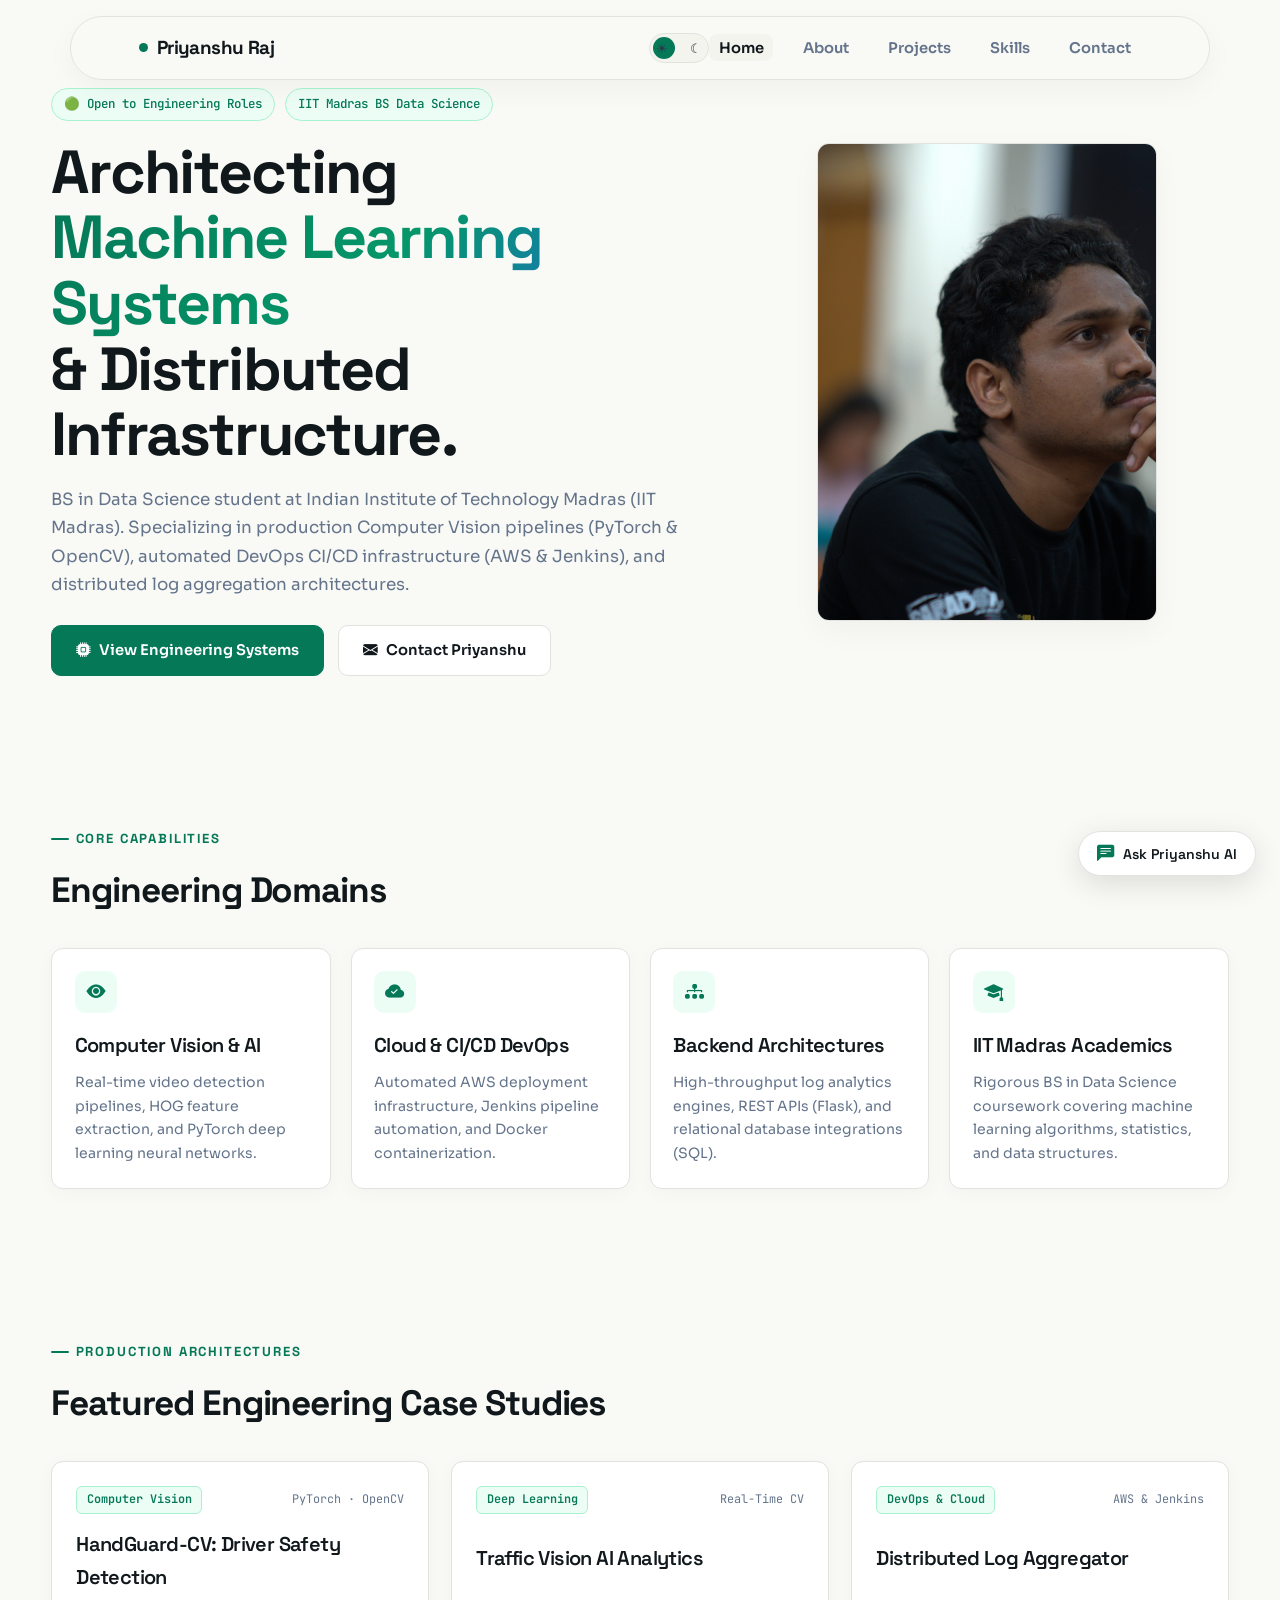
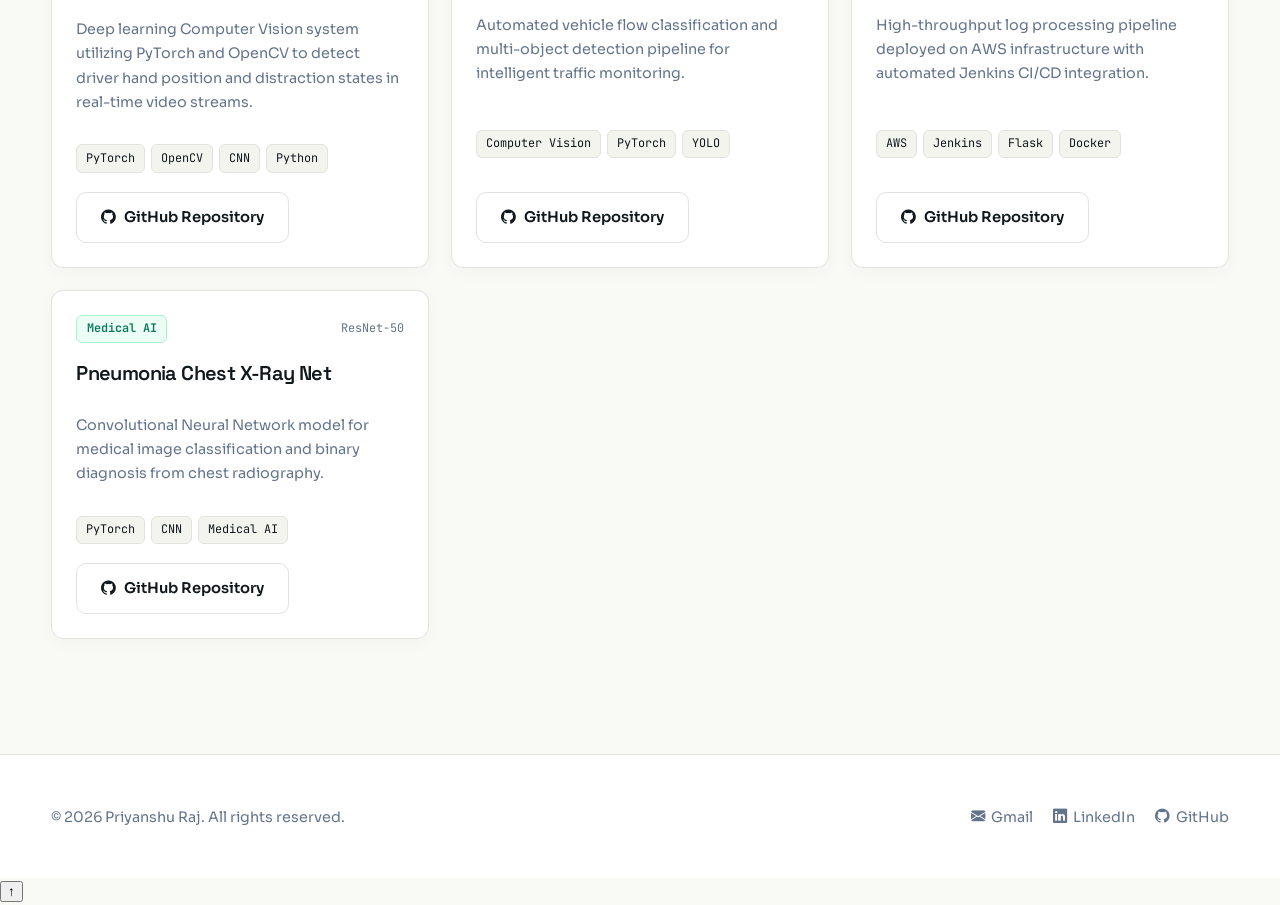
<file: index.html>
<!DOCTYPE html>
<html lang="en" data-theme="light">
  <head>
    <meta charset="UTF-8" />
    <meta name="viewport" content="width=device-width, initial-scale=1.0" />
    <title>Priyanshu Raj | Machine Learning Engineer & Systems Architect</title>
    <link rel="preconnect" href="https://fonts.googleapis.com" />
    <link rel="preconnect" href="https://fonts.gstatic.com" crossorigin />
    <link
      href="https://fonts.googleapis.com/css2?family=JetBrains+Mono:wght@400;500;600&family=Sora:wght@400;500;600;700&family=Space+Grotesk:wght@500;600;700&display=swap"
      rel="stylesheet"
    />
    <link
      rel="stylesheet"
      href="https://cdn.jsdelivr.net/npm/bootstrap-icons@1.11.3/font/bootstrap-icons.min.css"
    />
    <link rel="stylesheet" href="styles.css?v=100" />
  </head>
  <body>
    <header class="site-header">
      <nav class="container nav">
        <a class="brand" href="index.html"><span class="brand-dot"></span> Priyanshu Raj</a>
        <div class="nav-actions">
          <button class="theme-toggle" aria-label="Toggle color mode">
            <span class="toggle-track">
              <span class="toggle-icon toggle-sun" aria-hidden="true">☀</span>
              <span class="toggle-icon toggle-moon" aria-hidden="true">☾</span>
              <span class="toggle-knob" aria-hidden="true"></span>
            </span>
          </button>
          <button class="menu-toggle" aria-label="Toggle menu">☰</button>
        </div>
        <ul class="nav-links">
          <li><a href="index.html" class="active">Home</a></li>
          <li><a href="about.html">About</a></li>
          <li><a href="projects.html">Projects</a></li>
          <li><a href="skills.html">Skills</a></li>
          <li><a href="contact.html">Contact</a></li>
        </ul>
      </nav>
    </header>

    <main id="main-content">
      <!-- HERO SECTION -->
      <section class="hero container">
        <div>
          <div class="status-row">
            <span class="status-pill">🟢 Open to Engineering Roles</span>
            <span class="status-pill">IIT Madras BS Data Science</span>
          </div>

          <h1>Architecting <span class="gradient-text">Machine Learning Systems</span> &amp; Distributed Infrastructure.</h1>
          <p class="hero-text">
            BS in Data Science student at Indian Institute of Technology Madras (IIT Madras). Specializing in production Computer Vision pipelines (PyTorch &amp; OpenCV), automated DevOps CI/CD infrastructure (AWS &amp; Jenkins), and distributed log aggregation architectures.
          </p>

          <div class="hero-actions">
            <a class="btn btn-primary" href="projects.html"><i class="bi bi-cpu-fill" aria-hidden="true"></i> View Engineering Systems</a>
            <a class="btn btn-secondary" href="contact.html"><i class="bi bi-envelope-fill" aria-hidden="true"></i> Contact Priyanshu</a>
          </div>
        </div>

        <div class="hero-visual">
          <div class="portrait-wrap">
            <img
              class="portrait"
              src="assets/portrait.jpg"
              alt="Portrait of Priyanshu Raj"
            />
          </div>
        </div>
      </section>

      <!-- ENGINEERING SPECIALTIES BANNER -->
      <section class="section container">
        <p class="eyebrow">Core Capabilities</p>
        <h2>Engineering Domains</h2>

        <div class="specialties-grid">
          <div class="specialty-card">
            <div class="specialty-icon"><i class="bi bi-eye-fill"></i></div>
            <h3>Computer Vision &amp; AI</h3>
            <p style="font-size: 0.88rem; color: var(--muted); margin: 0;">
              Real-time video detection pipelines, HOG feature extraction, and PyTorch deep learning neural networks.
            </p>
          </div>

          <div class="specialty-card">
            <div class="specialty-icon"><i class="bi bi-cloud-check-fill"></i></div>
            <h3>Cloud &amp; CI/CD DevOps</h3>
            <p style="font-size: 0.88rem; color: var(--muted); margin: 0;">
              Automated AWS deployment infrastructure, Jenkins pipeline automation, and Docker containerization.
            </p>
          </div>

          <div class="specialty-card">
            <div class="specialty-icon"><i class="bi bi-diagram-3-fill"></i></div>
            <h3>Backend Architectures</h3>
            <p style="font-size: 0.88rem; color: var(--muted); margin: 0;">
              High-throughput log analytics engines, REST APIs (Flask), and relational database integrations (SQL).
            </p>
          </div>

          <div class="specialty-card">
            <div class="specialty-icon"><i class="bi bi-mortarboard-fill"></i></div>
            <h3>IIT Madras Academics</h3>
            <p style="font-size: 0.88rem; color: var(--muted); margin: 0;">
              Rigorous BS in Data Science coursework covering machine learning algorithms, statistics, and data structures.
            </p>
          </div>
        </div>
      </section>

      <!-- FEATURED PROJECTS SHOWCASE -->
      <section class="section container">
        <p class="eyebrow">Production Architectures</p>
        <h2>Featured Engineering Case Studies</h2>

        <div class="project-grid">
          <!-- Project 1 -->
          <article class="project-card">
            <div class="project-header">
              <span class="project-badge">Computer Vision</span>
              <span class="project-metrics">PyTorch · OpenCV</span>
            </div>
            <h3>HandGuard-CV: Driver Safety Detection</h3>
            <p style="font-size: 0.9rem; color: var(--muted);">
              Deep learning Computer Vision system utilizing PyTorch and OpenCV to detect driver hand position and distraction states in real-time video streams.
            </p>
            <div class="tech-tags">
              <span class="tech-tag">PyTorch</span>
              <span class="tech-tag">OpenCV</span>
              <span class="tech-tag">CNN</span>
              <span class="tech-tag">Python</span>
            </div>
            <div class="project-links">
              <a href="https://github.com/priyanshuanubis" target="_blank" rel="noopener noreferrer" class="btn btn-secondary">
                <i class="bi bi-github"></i> GitHub Repository
              </a>
            </div>
          </article>

          <!-- Project 2 -->
          <article class="project-card">
            <div class="project-header">
              <span class="project-badge">Deep Learning</span>
              <span class="project-metrics">Real-Time CV</span>
            </div>
            <h3>Traffic Vision AI Analytics</h3>
            <p style="font-size: 0.9rem; color: var(--muted);">
              Automated vehicle flow classification and multi-object detection pipeline for intelligent traffic monitoring.
            </p>
            <div class="tech-tags">
              <span class="tech-tag">Computer Vision</span>
              <span class="tech-tag">PyTorch</span>
              <span class="tech-tag">YOLO</span>
            </div>
            <div class="project-links">
              <a href="https://github.com/priyanshuanubis" target="_blank" rel="noopener noreferrer" class="btn btn-secondary">
                <i class="bi bi-github"></i> GitHub Repository
              </a>
            </div>
          </article>

          <!-- Project 3 -->
          <article class="project-card">
            <div class="project-header">
              <span class="project-badge">DevOps &amp; Cloud</span>
              <span class="project-metrics">AWS &amp; Jenkins</span>
            </div>
            <h3>Distributed Log Aggregator</h3>
            <p style="font-size: 0.9rem; color: var(--muted);">
              High-throughput log processing pipeline deployed on AWS infrastructure with automated Jenkins CI/CD integration.
            </p>
            <div class="tech-tags">
              <span class="tech-tag">AWS</span>
              <span class="tech-tag">Jenkins</span>
              <span class="tech-tag">Flask</span>
              <span class="tech-tag">Docker</span>
            </div>
            <div class="project-links">
              <a href="https://github.com/priyanshuanubis" target="_blank" rel="noopener noreferrer" class="btn btn-secondary">
                <i class="bi bi-github"></i> GitHub Repository
              </a>
            </div>
          </article>

          <!-- Project 4 -->
          <article class="project-card">
            <div class="project-header">
              <span class="project-badge">Medical AI</span>
              <span class="project-metrics">ResNet-50</span>
            </div>
            <h3>Pneumonia Chest X-Ray Net</h3>
            <p style="font-size: 0.9rem; color: var(--muted);">
              Convolutional Neural Network model for medical image classification and binary diagnosis from chest radiography.
            </p>
            <div class="tech-tags">
              <span class="tech-tag">PyTorch</span>
              <span class="tech-tag">CNN</span>
              <span class="tech-tag">Medical AI</span>
            </div>
            <div class="project-links">
              <a href="https://github.com/priyanshuanubis" target="_blank" rel="noopener noreferrer" class="btn btn-secondary">
                <i class="bi bi-github"></i> GitHub Repository
              </a>
            </div>
          </article>
        </div>
      </section>
    </main>

    <footer class="site-footer">
      <div class="container footer-content">
        <p>© <span id="year"></span> Priyanshu Raj. All rights reserved.</p>
        <div class="footer-contact-links" aria-label="Footer contact links">
          <a href="mailto:priyanshuanubis33@gmail.com" aria-label="Gmail Priyanshu Raj">
            <i class="bi bi-envelope-fill" aria-hidden="true"></i>
            <span>Gmail</span>
          </a>
          <a
            href="https://linkedin.com/in/priyanshu-raj-05633831b"
            target="_blank"
            rel="noopener noreferrer"
            aria-label="Priyanshu Raj LinkedIn profile"
          >
            <i class="bi bi-linkedin" aria-hidden="true"></i>
            <span>LinkedIn</span>
          </a>
          <a
            href="https://github.com/priyanshuanubis"
            target="_blank"
            rel="noopener noreferrer"
            aria-label="Priyanshu Raj GitHub profile"
          >
            <i class="bi bi-github" aria-hidden="true"></i>
            <span>GitHub</span>
          </a>
        </div>
      </div>
    </footer>

    <script src="script.js?v=100"></script>
    <script src="chatbot.js?v=100"></script>
  </body>
</html>
</file>
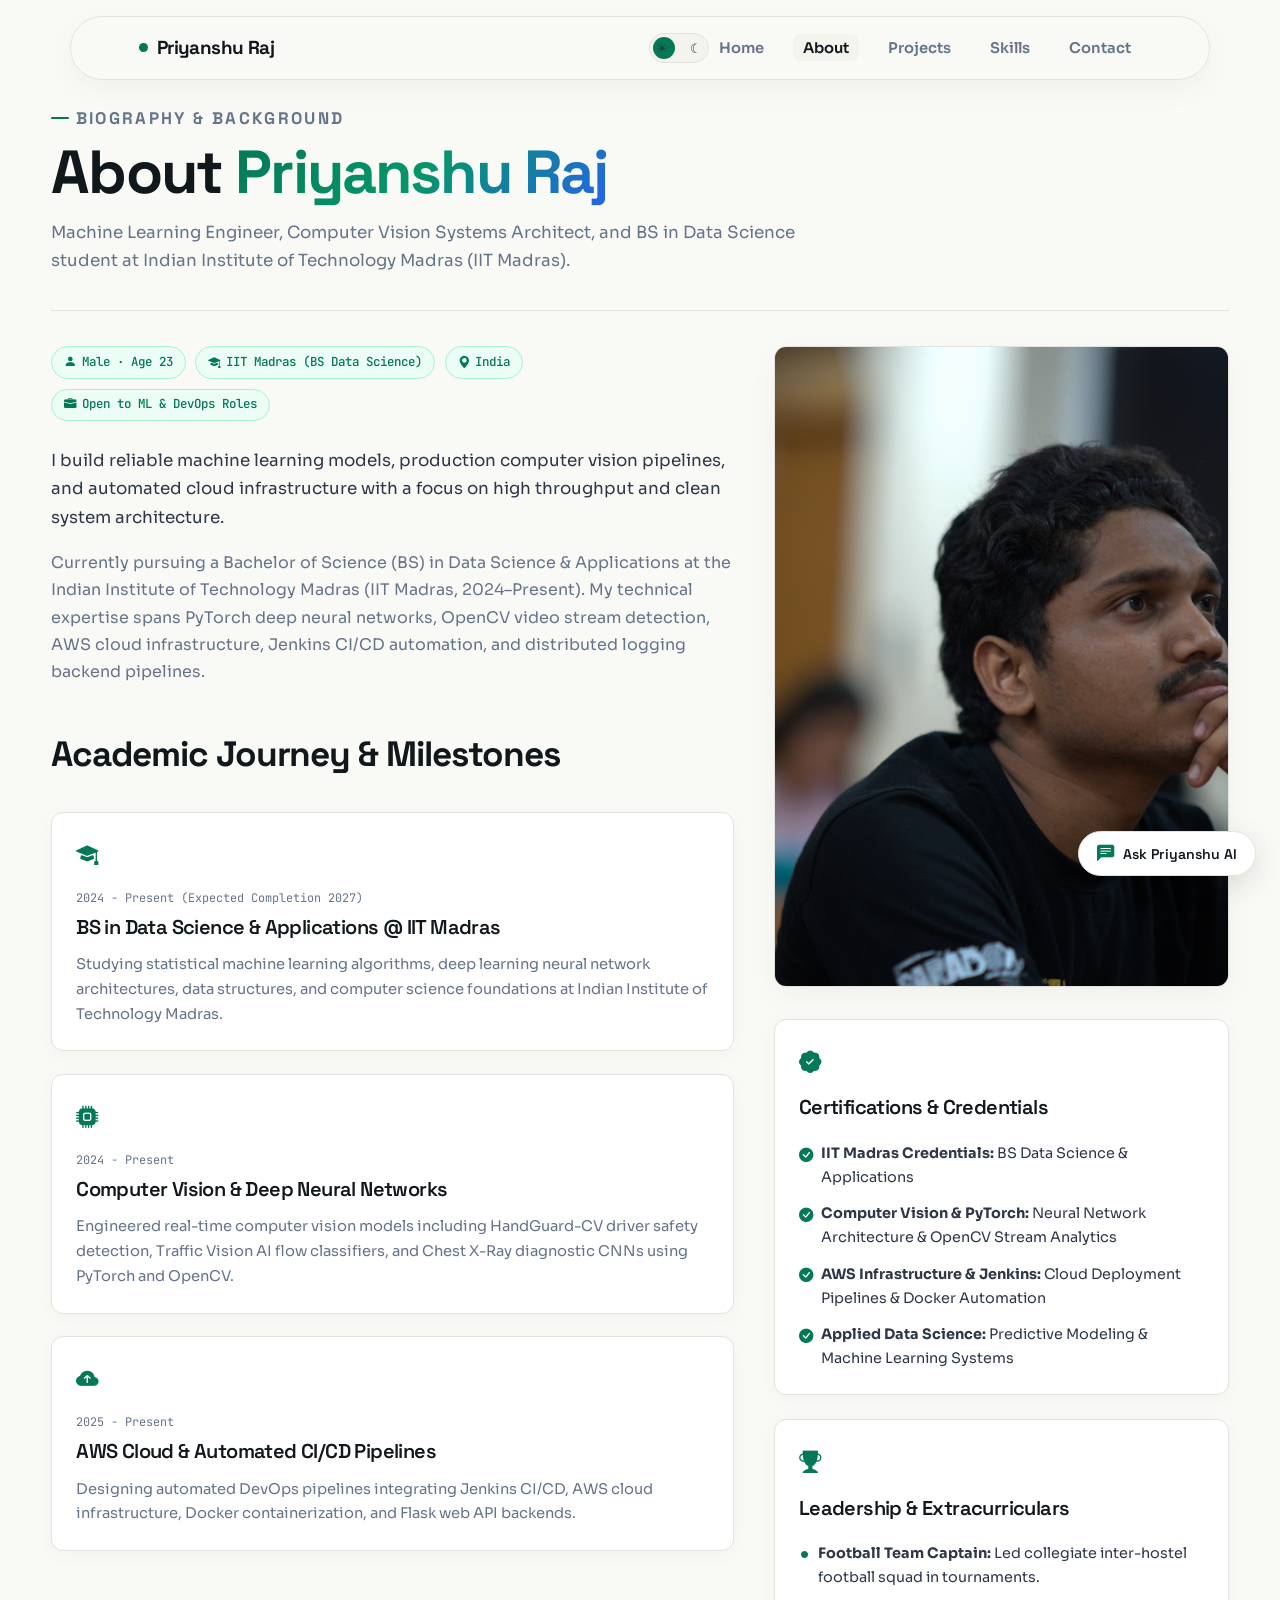
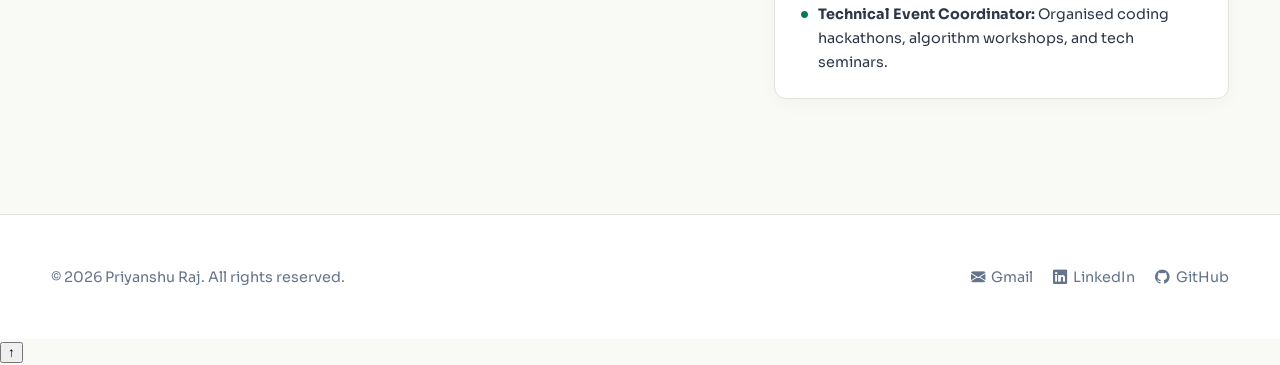
<file: about.html>
<!DOCTYPE html>
<html lang="en" data-theme="light">
  <head>
    <meta charset="UTF-8" />
    <meta name="viewport" content="width=device-width, initial-scale=1.0" />
    <title>About | Priyanshu Raj</title>
    <link rel="preconnect" href="https://fonts.googleapis.com" />
    <link rel="preconnect" href="https://fonts.gstatic.com" crossorigin />
    <link
      href="https://fonts.googleapis.com/css2?family=JetBrains+Mono:wght@400;500;600&family=Sora:wght@400;500;600;700&family=Space+Grotesk:wght@500;600;700&display=swap"
      rel="stylesheet"
    />
    <link
      rel="stylesheet"
      href="https://cdn.jsdelivr.net/npm/bootstrap-icons@1.11.3/font/bootstrap-icons.min.css"
    />
    <link rel="stylesheet" href="styles.css?v=100" />
  </head>
  <body>
    <header class="site-header">
      <nav class="container nav">
        <a class="brand" href="index.html"><span class="brand-dot"></span> Priyanshu Raj</a>
        <div class="nav-actions">
          <button class="theme-toggle" aria-label="Toggle color mode">
            <span class="toggle-track">
              <span class="toggle-icon toggle-sun" aria-hidden="true">☀</span>
              <span class="toggle-icon toggle-moon" aria-hidden="true">☾</span>
              <span class="toggle-knob" aria-hidden="true"></span>
            </span>
          </button>
          <button class="menu-toggle" aria-label="Toggle menu">☰</button>
        </div>
        <ul class="nav-links">
          <li><a href="index.html">Home</a></li>
          <li><a href="about.html" class="active">About</a></li>
          <li><a href="projects.html">Projects</a></li>
          <li><a href="skills.html">Skills</a></li>
          <li><a href="contact.html">Contact</a></li>
        </ul>
      </nav>
    </header>

    <main id="main-content">
      <!-- UNIFORM PAGE HEADER BANNER -->
      <section class="page-header container">
        <p class="eyebrow">Biography &amp; Background</p>
        <h1>About <span class="gradient-text">Priyanshu Raj</span></h1>
        <p>
          Machine Learning Engineer, Computer Vision Systems Architect, and BS in Data Science student at Indian Institute of Technology Madras (IIT Madras).
        </p>
      </section>

      <section class="section container" style="padding-top: 0;">
        <div style="display: grid; grid-template-columns: minmax(0, 1.2fr) minmax(0, 0.8fr); gap: 2.5rem; align-items: start;">
          <div>
            <div class="status-row" style="margin-bottom: 1.6rem;">
              <span class="status-pill"><i class="bi bi-person-fill"></i> Male · Age 23</span>
              <span class="status-pill"><i class="bi bi-mortarboard-fill"></i> IIT Madras (BS Data Science)</span>
              <span class="status-pill"><i class="bi bi-geo-alt-fill"></i> India</span>
              <span class="status-pill"><i class="bi bi-briefcase-fill"></i> Open to ML &amp; DevOps Roles</span>
            </div>

            <p style="font-size: 1.05rem; color: var(--text); line-height: 1.7;">
              I build reliable machine learning models, production computer vision pipelines, and automated cloud infrastructure with a focus on high throughput and clean system architecture.
            </p>
            <p style="color: var(--muted); line-height: 1.7;">
              Currently pursuing a Bachelor of Science (BS) in Data Science &amp; Applications at the Indian Institute of Technology Madras (IIT Madras, 2024–Present). My technical expertise spans PyTorch deep neural networks, OpenCV video stream detection, AWS cloud infrastructure, Jenkins CI/CD automation, and distributed logging backend pipelines.
            </p>

            <h2 style="margin-top: 2.4rem;">Academic Journey &amp; Milestones</h2>
            <div class="timeline-grid" style="grid-template-columns: 1fr;">
              <div class="timeline-card">
                <div class="timeline-icon"><i class="bi bi-mortarboard-fill"></i></div>
                <span class="project-metrics">2024 - Present (Expected Completion 2027)</span>
                <h3>BS in Data Science &amp; Applications @ IIT Madras</h3>
                <p style="color: var(--muted); font-size: 0.92rem; margin: 0.4rem 0 0;">
                  Studying statistical machine learning algorithms, deep learning neural network architectures, data structures, and computer science foundations at Indian Institute of Technology Madras.
                </p>
              </div>

              <div class="timeline-card">
                <div class="timeline-icon"><i class="bi bi-cpu-fill"></i></div>
                <span class="project-metrics">2024 - Present</span>
                <h3>Computer Vision &amp; Deep Neural Networks</h3>
                <p style="color: var(--muted); font-size: 0.92rem; margin: 0.4rem 0 0;">
                  Engineered real-time computer vision models including HandGuard-CV driver safety detection, Traffic Vision AI flow classifiers, and Chest X-Ray diagnostic CNNs using PyTorch and OpenCV.
                </p>
              </div>

              <div class="timeline-card">
                <div class="timeline-icon"><i class="bi bi-cloud-arrow-up-fill"></i></div>
                <span class="project-metrics">2025 - Present</span>
                <h3>AWS Cloud &amp; Automated CI/CD Pipelines</h3>
                <p style="color: var(--muted); font-size: 0.92rem; margin: 0.4rem 0 0;">
                  Designing automated DevOps pipelines integrating Jenkins CI/CD, AWS cloud infrastructure, Docker containerization, and Flask web API backends.
                </p>
              </div>
            </div>
          </div>

          <div>
            <div class="portrait-wrap" style="margin-bottom: 2rem; width: 100%;">
              <img
                class="portrait"
                src="assets/portrait.jpg"
                alt="Portrait of Priyanshu Raj"
              />
            </div>

            <!-- Certifications Box -->
            <div class="timeline-card" style="margin-bottom: 1.5rem;">
              <div class="timeline-icon"><i class="bi bi-patch-check-fill"></i></div>
              <h3>Certifications &amp; Credentials</h3>
              <ul style="list-style: none; padding: 0; margin: 1rem 0 0; display: flex; flex-direction: column; gap: 0.75rem;">
                <li style="display: flex; align-items: flex-start; gap: 0.5rem; font-size: 0.9rem; color: var(--text);">
                  <i class="bi bi-check-circle-fill" style="color: var(--primary); margin-top: 2px;"></i>
                  <span><strong>IIT Madras Credentials:</strong> BS Data Science &amp; Applications</span>
                </li>
                <li style="display: flex; align-items: flex-start; gap: 0.5rem; font-size: 0.9rem; color: var(--text);">
                  <i class="bi bi-check-circle-fill" style="color: var(--primary); margin-top: 2px;"></i>
                  <span><strong>Computer Vision &amp; PyTorch:</strong> Neural Network Architecture &amp; OpenCV Stream Analytics</span>
                </li>
                <li style="display: flex; align-items: flex-start; gap: 0.5rem; font-size: 0.9rem; color: var(--text);">
                  <i class="bi bi-check-circle-fill" style="color: var(--primary); margin-top: 2px;"></i>
                  <span><strong>AWS Infrastructure &amp; Jenkins:</strong> Cloud Deployment Pipelines &amp; Docker Automation</span>
                </li>
                <li style="display: flex; align-items: flex-start; gap: 0.5rem; font-size: 0.9rem; color: var(--text);">
                  <i class="bi bi-check-circle-fill" style="color: var(--primary); margin-top: 2px;"></i>
                  <span><strong>Applied Data Science:</strong> Predictive Modeling &amp; Machine Learning Systems</span>
                </li>
              </ul>
            </div>

            <!-- Extracurricular Leadership -->
            <div class="timeline-card">
              <div class="timeline-icon"><i class="bi bi-trophy-fill"></i></div>
              <h3>Leadership &amp; Extracurriculars</h3>
              <ul style="list-style: none; padding: 0; margin: 1rem 0 0; display: flex; flex-direction: column; gap: 0.75rem;">
                <li style="display: flex; align-items: flex-start; gap: 0.5rem; font-size: 0.9rem; color: var(--text);">
                  <i class="bi bi-record-fill" style="color: var(--primary); margin-top: 4px; font-size: 0.7rem;"></i>
                  <span><strong>Football Team Captain:</strong> Led collegiate inter-hostel football squad in tournaments.</span>
                </li>
                <li style="display: flex; align-items: flex-start; gap: 0.5rem; font-size: 0.9rem; color: var(--text);">
                  <i class="bi bi-record-fill" style="color: var(--primary); margin-top: 4px; font-size: 0.7rem;"></i>
                  <span><strong>Technical Event Coordinator:</strong> Organised coding hackathons, algorithm workshops, and tech seminars.</span>
                </li>
              </ul>
            </div>
          </div>
        </div>
      </section>
    </main>

    <footer class="site-footer">
      <div class="container footer-content">
        <p>© <span id="year"></span> Priyanshu Raj. All rights reserved.</p>
        <div class="footer-contact-links" aria-label="Footer contact links">
          <a href="mailto:priyanshuanubis33@gmail.com" aria-label="Gmail Priyanshu Raj">
            <i class="bi bi-envelope-fill" aria-hidden="true"></i>
            <span>Gmail</span>
          </a>
          <a
            href="https://linkedin.com/in/priyanshu-raj-05633831b"
            target="_blank"
            rel="noopener noreferrer"
            aria-label="Priyanshu Raj LinkedIn profile"
          >
            <i class="bi bi-linkedin" aria-hidden="true"></i>
            <span>LinkedIn</span>
          </a>
          <a
            href="https://github.com/priyanshuanubis"
            target="_blank"
            rel="noopener noreferrer"
            aria-label="Priyanshu Raj GitHub profile"
          >
            <i class="bi bi-github" aria-hidden="true"></i>
            <span>GitHub</span>
          </a>
        </div>
      </div>
    </footer>

    <script src="script.js?v=100"></script>
    <script src="chatbot.js?v=100"></script>
  </body>
</html>
</file>
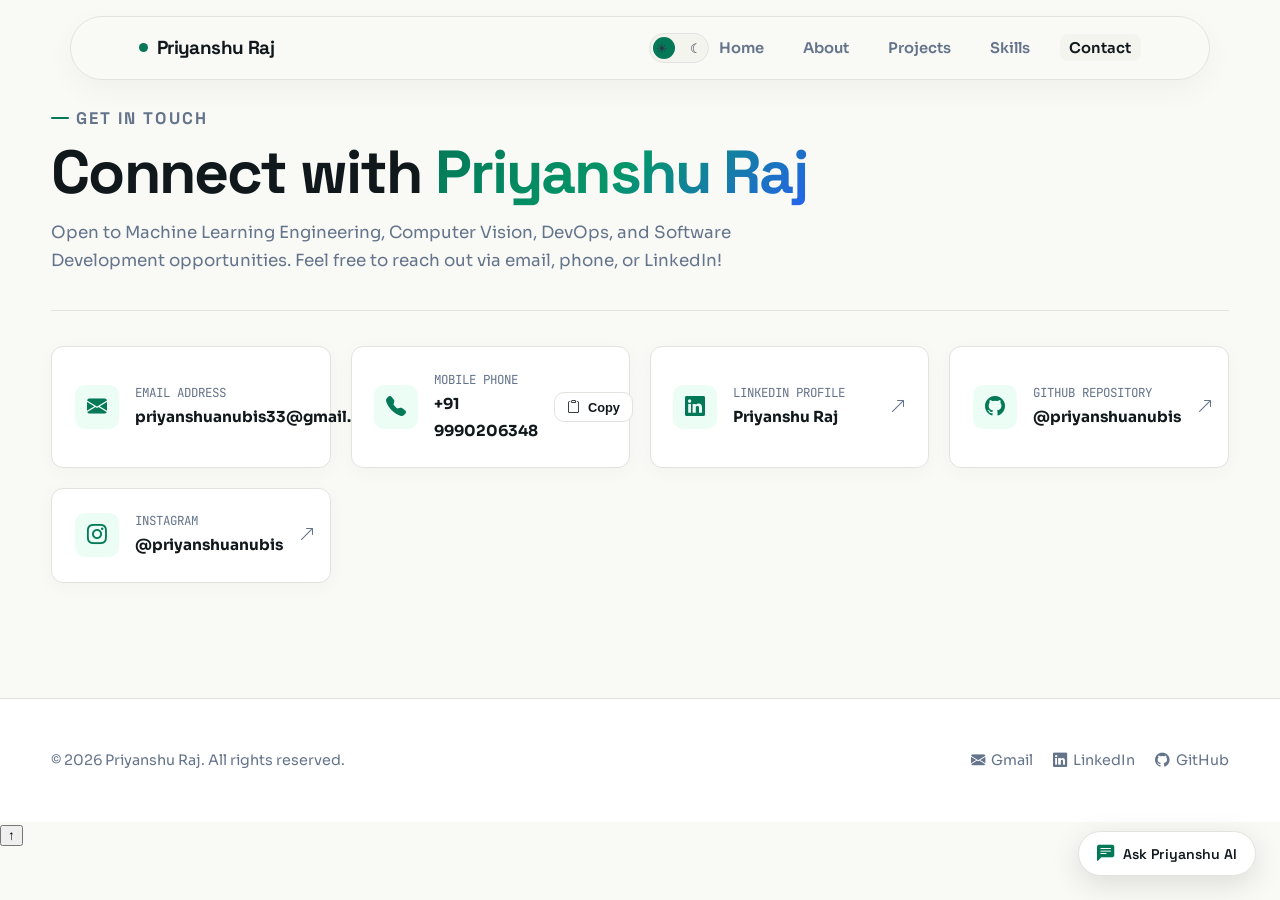
<file: contact.html>
<!DOCTYPE html>
<html lang="en" data-theme="light">
  <head>
    <meta charset="UTF-8" />
    <meta name="viewport" content="width=device-width, initial-scale=1.0" />
    <title>Contact | Priyanshu Raj</title>
    <link rel="preconnect" href="https://fonts.googleapis.com" />
    <link rel="preconnect" href="https://fonts.gstatic.com" crossorigin />
    <link
      href="https://fonts.googleapis.com/css2?family=JetBrains+Mono:wght@400;500;600&family=Sora:wght@400;500;600;700&family=Space+Grotesk:wght@500;600;700&display=swap"
      rel="stylesheet"
    />
    <link
      rel="stylesheet"
      href="https://cdn.jsdelivr.net/npm/bootstrap-icons@1.11.3/font/bootstrap-icons.min.css"
    />
    <link rel="stylesheet" href="styles.css?v=100" />
  </head>
  <body>
    <header class="site-header">
      <nav class="container nav">
        <a class="brand" href="index.html"><span class="brand-dot"></span> Priyanshu Raj</a>
        <div class="nav-actions">
          <button class="theme-toggle" aria-label="Toggle color mode">
            <span class="toggle-track">
              <span class="toggle-icon toggle-sun" aria-hidden="true">☀</span>
              <span class="toggle-icon toggle-moon" aria-hidden="true">☾</span>
              <span class="toggle-knob" aria-hidden="true"></span>
            </span>
          </button>
          <button class="menu-toggle" aria-label="Toggle menu">☰</button>
        </div>
        <ul class="nav-links">
          <li><a href="index.html">Home</a></li>
          <li><a href="about.html">About</a></li>
          <li><a href="projects.html">Projects</a></li>
          <li><a href="skills.html">Skills</a></li>
          <li><a href="contact.html" class="active">Contact</a></li>
        </ul>
      </nav>
    </header>

    <main id="main-content">
      <!-- UNIFORM PAGE HEADER BANNER -->
      <section class="page-header container">
        <p class="eyebrow">Get In Touch</p>
        <h1>Connect with <span class="gradient-text">Priyanshu Raj</span></h1>
        <p>
          Open to Machine Learning Engineering, Computer Vision, DevOps, and Software Development opportunities. Feel free to reach out via email, phone, or LinkedIn!
        </p>
      </section>

      <section class="section container" style="padding-top: 0;">
        <div class="contact-grid">
          <!-- Email Card -->
          <div class="contact-item">
            <div class="contact-icon"><i class="bi bi-envelope-fill"></i></div>
            <div style="flex: 1;">
              <span style="font-size: 0.78rem; font-family: 'JetBrains Mono', monospace; color: var(--muted); display: block;">EMAIL ADDRESS</span>
              <strong style="font-size: 0.95rem; color: var(--text-heading);">priyanshuanubis33@gmail.com</strong>
            </div>
            <button class="btn btn-secondary copy-btn" data-copy="priyanshuanubis33@gmail.com" style="padding: 0.4rem 0.75rem; font-size: 0.8rem;">
              <i class="bi bi-clipboard"></i> Copy
            </button>
          </div>

          <!-- Phone Card -->
          <div class="contact-item">
            <div class="contact-icon"><i class="bi bi-telephone-fill"></i></div>
            <div style="flex: 1;">
              <span style="font-size: 0.78rem; font-family: 'JetBrains Mono', monospace; color: var(--muted); display: block;">MOBILE PHONE</span>
              <strong style="font-size: 0.95rem; color: var(--text-heading);">+91 9990206348</strong>
            </div>
            <button class="btn btn-secondary copy-btn" data-copy="+919990206348" style="padding: 0.4rem 0.75rem; font-size: 0.8rem;">
              <i class="bi bi-clipboard"></i> Copy
            </button>
          </div>

          <!-- LinkedIn Link -->
          <a href="https://linkedin.com/in/priyanshu-raj-05633831b" target="_blank" rel="noopener noreferrer" class="contact-item">
            <div class="contact-icon"><i class="bi bi-linkedin"></i></div>
            <div style="flex: 1;">
              <span style="font-size: 0.78rem; font-family: 'JetBrains Mono', monospace; color: var(--muted); display: block;">LINKEDIN PROFILE</span>
              <strong style="font-size: 0.95rem; color: var(--text-heading);">Priyanshu Raj</strong>
            </div>
            <i class="bi bi-arrow-up-right" style="color: var(--muted);"></i>
          </a>

          <!-- GitHub Link -->
          <a href="https://github.com/priyanshuanubis" target="_blank" rel="noopener noreferrer" class="contact-item">
            <div class="contact-icon"><i class="bi bi-github"></i></div>
            <div style="flex: 1;">
              <span style="font-size: 0.78rem; font-family: 'JetBrains Mono', monospace; color: var(--muted); display: block;">GITHUB REPOSITORY</span>
              <strong style="font-size: 0.95rem; color: var(--text-heading);">@priyanshuanubis</strong>
            </div>
            <i class="bi bi-arrow-up-right" style="color: var(--muted);"></i>
          </a>

          <!-- Instagram Link -->
          <a href="https://www.instagram.com/priyanshuanubis" target="_blank" rel="noopener noreferrer" class="contact-item">
            <div class="contact-icon"><i class="bi bi-instagram"></i></div>
            <div style="flex: 1;">
              <span style="font-size: 0.78rem; font-family: 'JetBrains Mono', monospace; color: var(--muted); display: block;">INSTAGRAM</span>
              <strong style="font-size: 0.95rem; color: var(--text-heading);">@priyanshuanubis</strong>
            </div>
            <i class="bi bi-arrow-up-right" style="color: var(--muted);"></i>
          </a>
        </div>
      </section>
    </main>

    <footer class="site-footer">
      <div class="container footer-content">
        <p>© <span id="year"></span> Priyanshu Raj. All rights reserved.</p>
        <div class="footer-contact-links" aria-label="Footer contact links">
          <a href="mailto:priyanshuanubis33@gmail.com" aria-label="Gmail Priyanshu Raj">
            <i class="bi bi-envelope-fill" aria-hidden="true"></i>
            <span>Gmail</span>
          </a>
          <a
            href="https://linkedin.com/in/priyanshu-raj-05633831b"
            target="_blank"
            rel="noopener noreferrer"
            aria-label="Priyanshu Raj LinkedIn profile"
          >
            <i class="bi bi-linkedin" aria-hidden="true"></i>
            <span>LinkedIn</span>
          </a>
          <a
            href="https://github.com/priyanshuanubis"
            target="_blank"
            rel="noopener noreferrer"
            aria-label="Priyanshu Raj GitHub profile"
          >
            <i class="bi bi-github" aria-hidden="true"></i>
            <span>GitHub</span>
          </a>
        </div>
      </div>
    </footer>

    <script src="script.js?v=100"></script>
    <script src="chatbot.js?v=100"></script>
  </body>
</html>
</file>
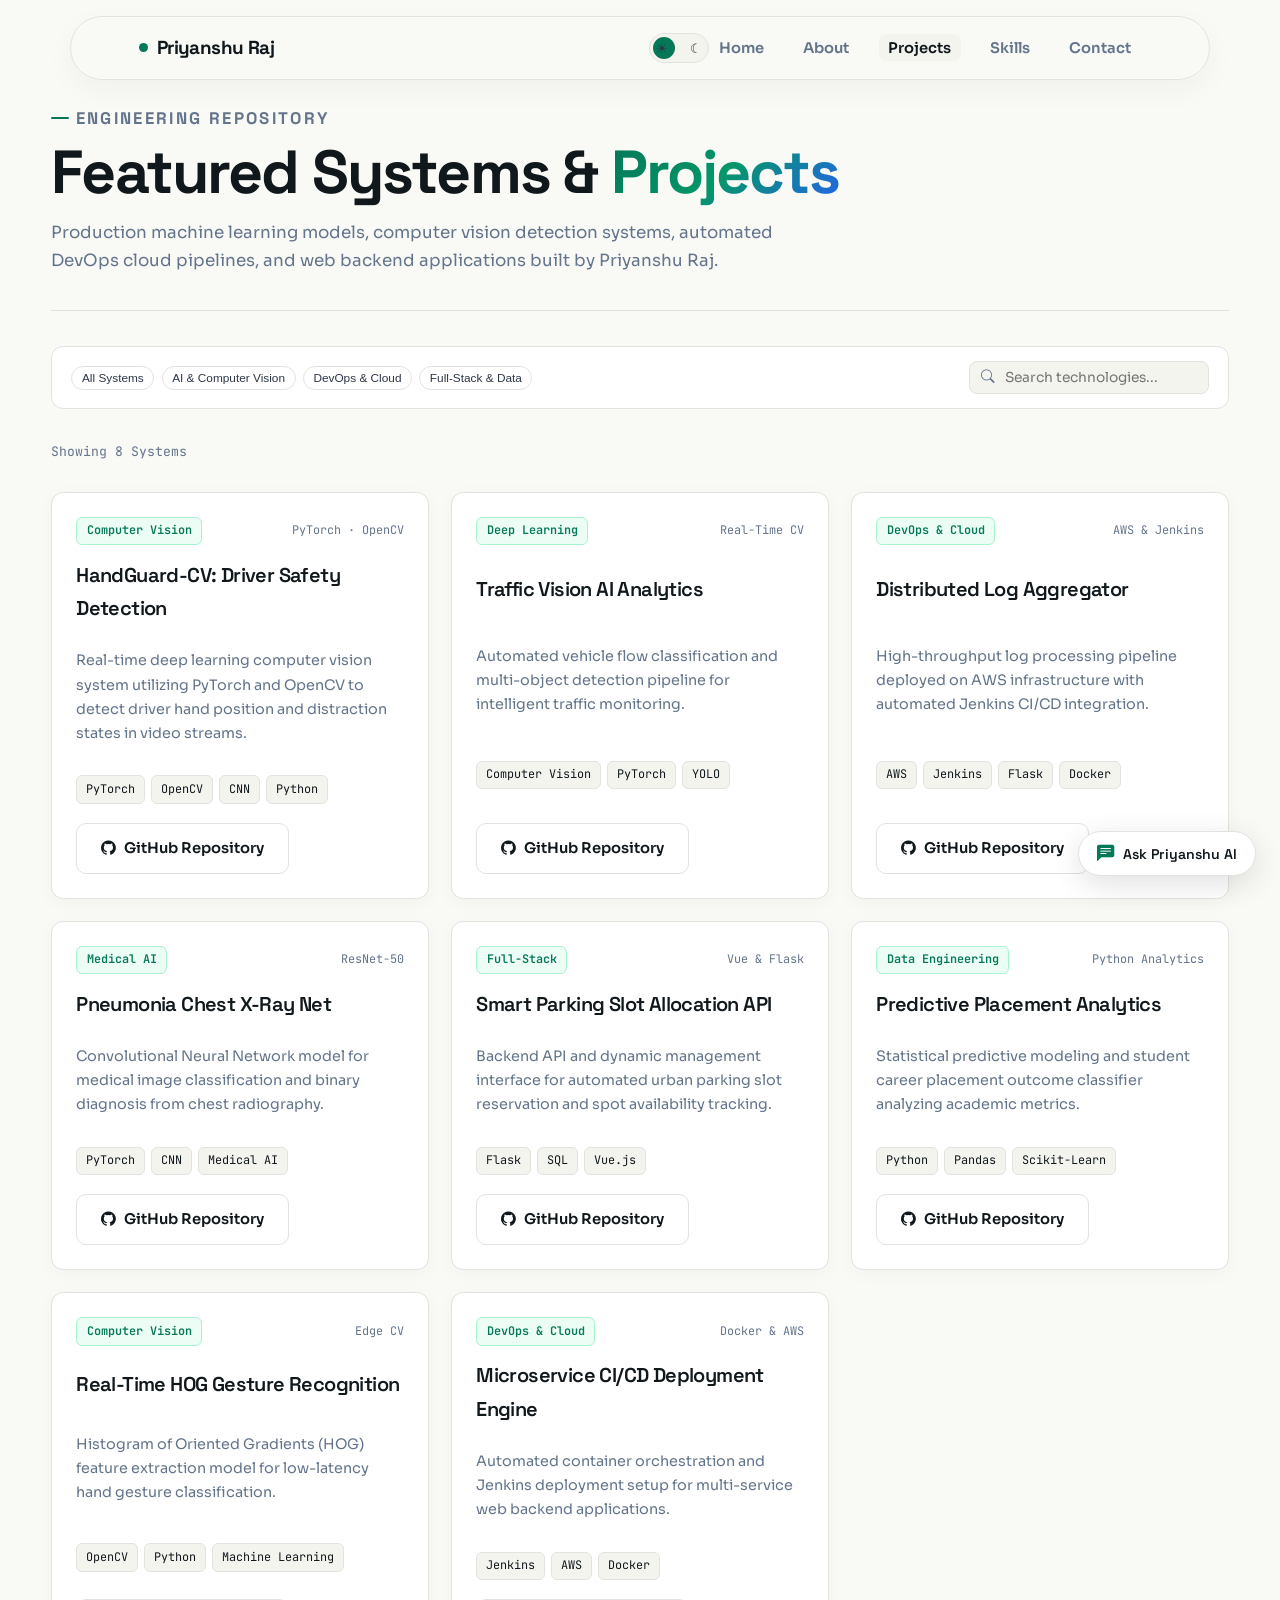
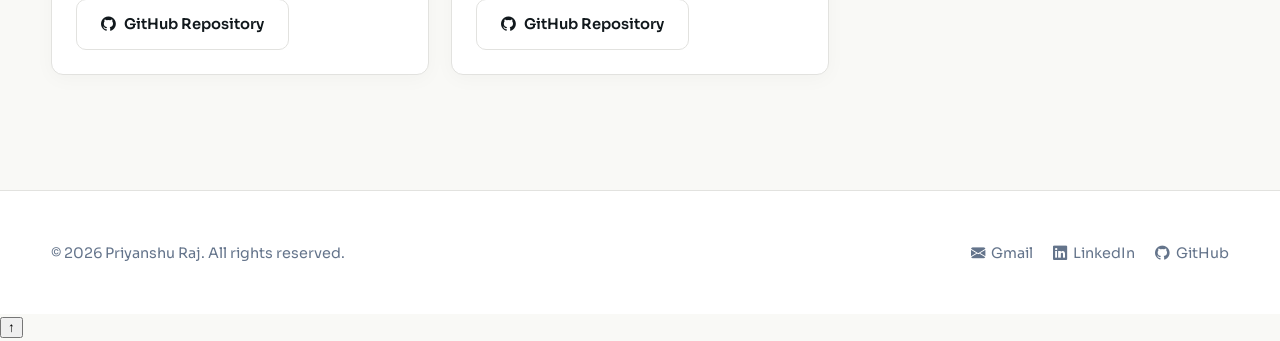
<file: projects.html>
<!DOCTYPE html>
<html lang="en" data-theme="light">
  <head>
    <meta charset="UTF-8" />
    <meta name="viewport" content="width=device-width, initial-scale=1.0" />
    <title>Projects | Priyanshu Raj</title>
    <link rel="preconnect" href="https://fonts.googleapis.com" />
    <link rel="preconnect" href="https://fonts.gstatic.com" crossorigin />
    <link
      href="https://fonts.googleapis.com/css2?family=JetBrains+Mono:wght@400;500;600&family=Sora:wght@400;500;600;700&family=Space+Grotesk:wght@500;600;700&display=swap"
      rel="stylesheet"
    />
    <link
      rel="stylesheet"
      href="https://cdn.jsdelivr.net/npm/bootstrap-icons@1.11.3/font/bootstrap-icons.min.css"
    />
    <link rel="stylesheet" href="styles.css?v=100" />
  </head>
  <body>
    <header class="site-header">
      <nav class="container nav">
        <a class="brand" href="index.html"><span class="brand-dot"></span> Priyanshu Raj</a>
        <div class="nav-actions">
          <button class="theme-toggle" aria-label="Toggle color mode">
            <span class="toggle-track">
              <span class="toggle-icon toggle-sun" aria-hidden="true">☀</span>
              <span class="toggle-icon toggle-moon" aria-hidden="true">☾</span>
              <span class="toggle-knob" aria-hidden="true"></span>
            </span>
          </button>
          <button class="menu-toggle" aria-label="Toggle menu">☰</button>
        </div>
        <ul class="nav-links">
          <li><a href="index.html">Home</a></li>
          <li><a href="about.html">About</a></li>
          <li><a href="projects.html" class="active">Projects</a></li>
          <li><a href="skills.html">Skills</a></li>
          <li><a href="contact.html">Contact</a></li>
        </ul>
      </nav>
    </header>

    <main id="main-content">
      <!-- UNIFORM PAGE HEADER BANNER -->
      <section class="page-header container">
        <p class="eyebrow">Engineering Repository</p>
        <h1>Featured Systems &amp; <span class="gradient-text">Projects</span></h1>
        <p>
          Production machine learning models, computer vision detection systems, automated DevOps cloud pipelines, and web backend applications built by Priyanshu Raj.
        </p>
      </section>

      <section class="section container" style="padding-top: 0;">
        <!-- Category Filter & Search Bar -->
        <div style="display: flex; flex-wrap: wrap; gap: 1rem; align-items: center; justify-content: space-between; margin-bottom: 2rem; background: var(--surface); border: 1px solid var(--border); padding: 0.85rem 1.2rem; border-radius: var(--card-radius);">
          <div style="display: flex; flex-wrap: wrap; gap: 0.45rem;">
            <button class="chip-btn active filter-btn" data-filter="all">All Systems</button>
            <button class="chip-btn filter-btn" data-filter="ai">AI &amp; Computer Vision</button>
            <button class="chip-btn filter-btn" data-filter="devops">DevOps &amp; Cloud</button>
            <button class="chip-btn filter-btn" data-filter="web">Full-Stack &amp; Data</button>
          </div>

          <div style="position: relative; min-width: 240px;">
            <input
              type="text"
              id="project-search"
              placeholder="Search technologies..."
              style="width: 100%; background: var(--surface-soft); border: 1px solid var(--border); color: var(--text-heading); padding: 0.45rem 0.85rem 0.45rem 2.2rem; border-radius: 8px; font-family: inherit; font-size: 0.86rem;"
            />
            <i class="bi bi-search" style="position: absolute; left: 0.75rem; top: 50%; transform: translateY(-50%); color: var(--muted); font-size: 0.85rem;"></i>
          </div>
        </div>

        <div id="project-count" style="font-family: 'JetBrains Mono', monospace; font-size: 0.82rem; color: var(--muted); margin-bottom: 1.2rem;">
          Showing 8 Systems
        </div>

        <!-- Project Grid -->
        <div class="project-grid">
          <!-- System 1 -->
          <article class="project-card" data-category="ai">
            <div class="project-header">
              <span class="project-badge">Computer Vision</span>
              <span class="project-metrics">PyTorch · OpenCV</span>
            </div>
            <h3>HandGuard-CV: Driver Safety Detection</h3>
            <p style="font-size: 0.9rem; color: var(--muted);">
              Real-time deep learning computer vision system utilizing PyTorch and OpenCV to detect driver hand position and distraction states in video streams.
            </p>
            <div class="tech-tags">
              <span class="tech-tag">PyTorch</span>
              <span class="tech-tag">OpenCV</span>
              <span class="tech-tag">CNN</span>
              <span class="tech-tag">Python</span>
            </div>
            <div class="project-links">
              <a href="https://github.com/priyanshuanubis" target="_blank" rel="noopener noreferrer" class="btn btn-secondary">
                <i class="bi bi-github"></i> GitHub Repository
              </a>
            </div>
          </article>

          <!-- System 2 -->
          <article class="project-card" data-category="ai">
            <div class="project-header">
              <span class="project-badge">Deep Learning</span>
              <span class="project-metrics">Real-Time CV</span>
            </div>
            <h3>Traffic Vision AI Analytics</h3>
            <p style="font-size: 0.9rem; color: var(--muted);">
              Automated vehicle flow classification and multi-object detection pipeline for intelligent traffic monitoring.
            </p>
            <div class="tech-tags">
              <span class="tech-tag">Computer Vision</span>
              <span class="tech-tag">PyTorch</span>
              <span class="tech-tag">YOLO</span>
            </div>
            <div class="project-links">
              <a href="https://github.com/priyanshuanubis" target="_blank" rel="noopener noreferrer" class="btn btn-secondary">
                <i class="bi bi-github"></i> GitHub Repository
              </a>
            </div>
          </article>

          <!-- System 3 -->
          <article class="project-card" data-category="devops">
            <div class="project-header">
              <span class="project-badge">DevOps &amp; Cloud</span>
              <span class="project-metrics">AWS &amp; Jenkins</span>
            </div>
            <h3>Distributed Log Aggregator</h3>
            <p style="font-size: 0.9rem; color: var(--muted);">
              High-throughput log processing pipeline deployed on AWS infrastructure with automated Jenkins CI/CD integration.
            </p>
            <div class="tech-tags">
              <span class="tech-tag">AWS</span>
              <span class="tech-tag">Jenkins</span>
              <span class="tech-tag">Flask</span>
              <span class="tech-tag">Docker</span>
            </div>
            <div class="project-links">
              <a href="https://github.com/priyanshuanubis" target="_blank" rel="noopener noreferrer" class="btn btn-secondary">
                <i class="bi bi-github"></i> GitHub Repository
              </a>
            </div>
          </article>

          <!-- System 4 -->
          <article class="project-card" data-category="ai">
            <div class="project-header">
              <span class="project-badge">Medical AI</span>
              <span class="project-metrics">ResNet-50</span>
            </div>
            <h3>Pneumonia Chest X-Ray Net</h3>
            <p style="font-size: 0.9rem; color: var(--muted);">
              Convolutional Neural Network model for medical image classification and binary diagnosis from chest radiography.
            </p>
            <div class="tech-tags">
              <span class="tech-tag">PyTorch</span>
              <span class="tech-tag">CNN</span>
              <span class="tech-tag">Medical AI</span>
            </div>
            <div class="project-links">
              <a href="https://github.com/priyanshuanubis" target="_blank" rel="noopener noreferrer" class="btn btn-secondary">
                <i class="bi bi-github"></i> GitHub Repository
              </a>
            </div>
          </article>

          <!-- System 5 -->
          <article class="project-card" data-category="web">
            <div class="project-header">
              <span class="project-badge">Full-Stack</span>
              <span class="project-metrics">Vue &amp; Flask</span>
            </div>
            <h3>Smart Parking Slot Allocation API</h3>
            <p style="font-size: 0.9rem; color: var(--muted);">
              Backend API and dynamic management interface for automated urban parking slot reservation and spot availability tracking.
            </p>
            <div class="tech-tags">
              <span class="tech-tag">Flask</span>
              <span class="tech-tag">SQL</span>
              <span class="tech-tag">Vue.js</span>
            </div>
            <div class="project-links">
              <a href="https://github.com/priyanshuanubis" target="_blank" rel="noopener noreferrer" class="btn btn-secondary">
                <i class="bi bi-github"></i> GitHub Repository
              </a>
            </div>
          </article>

          <!-- System 6 -->
          <article class="project-card" data-category="web">
            <div class="project-header">
              <span class="project-badge">Data Engineering</span>
              <span class="project-metrics">Python Analytics</span>
            </div>
            <h3>Predictive Placement Analytics</h3>
            <p style="font-size: 0.9rem; color: var(--muted);">
              Statistical predictive modeling and student career placement outcome classifier analyzing academic metrics.
            </p>
            <div class="tech-tags">
              <span class="tech-tag">Python</span>
              <span class="tech-tag">Pandas</span>
              <span class="tech-tag">Scikit-Learn</span>
            </div>
            <div class="project-links">
              <a href="https://github.com/priyanshuanubis" target="_blank" rel="noopener noreferrer" class="btn btn-secondary">
                <i class="bi bi-github"></i> GitHub Repository
              </a>
            </div>
          </article>

          <!-- System 7 -->
          <article class="project-card" data-category="ai">
            <div class="project-header">
              <span class="project-badge">Computer Vision</span>
              <span class="project-metrics">Edge CV</span>
            </div>
            <h3>Real-Time HOG Gesture Recognition</h3>
            <p style="font-size: 0.9rem; color: var(--muted);">
              Histogram of Oriented Gradients (HOG) feature extraction model for low-latency hand gesture classification.
            </p>
            <div class="tech-tags">
              <span class="tech-tag">OpenCV</span>
              <span class="tech-tag">Python</span>
              <span class="tech-tag">Machine Learning</span>
            </div>
            <div class="project-links">
              <a href="https://github.com/priyanshuanubis" target="_blank" rel="noopener noreferrer" class="btn btn-secondary">
                <i class="bi bi-github"></i> GitHub Repository
              </a>
            </div>
          </article>

          <!-- System 8 -->
          <article class="project-card" data-category="devops">
            <div class="project-header">
              <span class="project-badge">DevOps &amp; Cloud</span>
              <span class="project-metrics">Docker &amp; AWS</span>
            </div>
            <h3>Microservice CI/CD Deployment Engine</h3>
            <p style="font-size: 0.9rem; color: var(--muted);">
              Automated container orchestration and Jenkins deployment setup for multi-service web backend applications.
            </p>
            <div class="tech-tags">
              <span class="tech-tag">Jenkins</span>
              <span class="tech-tag">AWS</span>
              <span class="tech-tag">Docker</span>
            </div>
            <div class="project-links">
              <a href="https://github.com/priyanshuanubis" target="_blank" rel="noopener noreferrer" class="btn btn-secondary">
                <i class="bi bi-github"></i> GitHub Repository
              </a>
            </div>
          </article>
        </div>
      </section>
    </main>

    <footer class="site-footer">
      <div class="container footer-content">
        <p>© <span id="year"></span> Priyanshu Raj. All rights reserved.</p>
        <div class="footer-contact-links" aria-label="Footer contact links">
          <a href="mailto:priyanshuanubis33@gmail.com" aria-label="Gmail Priyanshu Raj">
            <i class="bi bi-envelope-fill" aria-hidden="true"></i>
            <span>Gmail</span>
          </a>
          <a
            href="https://linkedin.com/in/priyanshu-raj-05633831b"
            target="_blank"
            rel="noopener noreferrer"
            aria-label="Priyanshu Raj LinkedIn profile"
          >
            <i class="bi bi-linkedin" aria-hidden="true"></i>
            <span>LinkedIn</span>
          </a>
          <a
            href="https://github.com/priyanshuanubis"
            target="_blank"
            rel="noopener noreferrer"
            aria-label="Priyanshu Raj GitHub profile"
          >
            <i class="bi bi-github" aria-hidden="true"></i>
            <span>GitHub</span>
          </a>
        </div>
      </div>
    </footer>

    <script src="script.js?v=100"></script>
    <script src="chatbot.js?v=100"></script>
  </body>
</html>
</file>
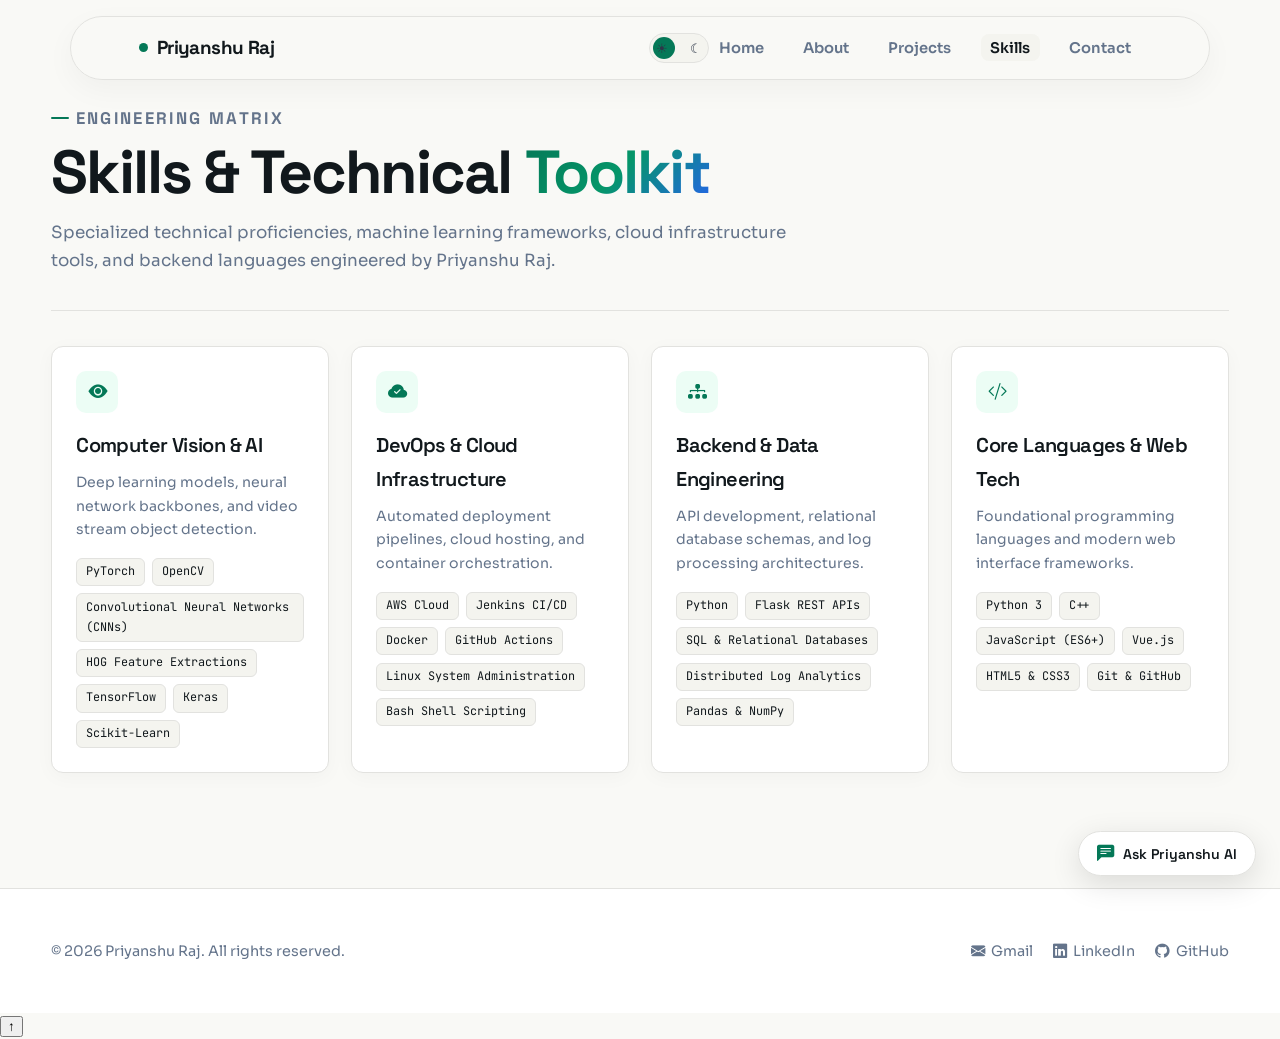
<file: skills.html>
<!DOCTYPE html>
<html lang="en" data-theme="light">
  <head>
    <meta charset="UTF-8" />
    <meta name="viewport" content="width=device-width, initial-scale=1.0" />
    <title>Skills | Priyanshu Raj</title>
    <link rel="preconnect" href="https://fonts.googleapis.com" />
    <link rel="preconnect" href="https://fonts.gstatic.com" crossorigin />
    <link
      href="https://fonts.googleapis.com/css2?family=JetBrains+Mono:wght@400;500;600&family=Sora:wght@400;500;600;700&family=Space+Grotesk:wght@500;600;700&display=swap"
      rel="stylesheet"
    />
    <link
      rel="stylesheet"
      href="https://cdn.jsdelivr.net/npm/bootstrap-icons@1.11.3/font/bootstrap-icons.min.css"
    />
    <link rel="stylesheet" href="styles.css?v=100" />
  </head>
  <body>
    <header class="site-header">
      <nav class="container nav">
        <a class="brand" href="index.html"><span class="brand-dot"></span> Priyanshu Raj</a>
        <div class="nav-actions">
          <button class="theme-toggle" aria-label="Toggle color mode">
            <span class="toggle-track">
              <span class="toggle-icon toggle-sun" aria-hidden="true">☀</span>
              <span class="toggle-icon toggle-moon" aria-hidden="true">☾</span>
              <span class="toggle-knob" aria-hidden="true"></span>
            </span>
          </button>
          <button class="menu-toggle" aria-label="Toggle menu">☰</button>
        </div>
        <ul class="nav-links">
          <li><a href="index.html">Home</a></li>
          <li><a href="about.html">About</a></li>
          <li><a href="projects.html">Projects</a></li>
          <li><a href="skills.html" class="active">Skills</a></li>
          <li><a href="contact.html">Contact</a></li>
        </ul>
      </nav>
    </header>

    <main id="main-content">
      <!-- UNIFORM PAGE HEADER BANNER -->
      <section class="page-header container">
        <p class="eyebrow">Engineering Matrix</p>
        <h1>Skills &amp; Technical <span class="gradient-text">Toolkit</span></h1>
        <p>
          Specialized technical proficiencies, machine learning frameworks, cloud infrastructure tools, and backend languages engineered by Priyanshu Raj.
        </p>
      </section>

      <section class="section container" style="padding-top: 0;">
        <div class="skill-grid">
          <!-- Domain 1 -->
          <div class="skill-card">
            <div class="specialty-icon"><i class="bi bi-eye-fill"></i></div>
            <h3>Computer Vision &amp; AI</h3>
            <p style="font-size: 0.88rem; color: var(--muted); margin: 0 0 1rem;">
              Deep learning models, neural network backbones, and video stream object detection.
            </p>
            <div class="skill-list">
              <span class="tech-tag">PyTorch</span>
              <span class="tech-tag">OpenCV</span>
              <span class="tech-tag">Convolutional Neural Networks (CNNs)</span>
              <span class="tech-tag">HOG Feature Extractions</span>
              <span class="tech-tag">TensorFlow</span>
              <span class="tech-tag">Keras</span>
              <span class="tech-tag">Scikit-Learn</span>
            </div>
          </div>

          <!-- Domain 2 -->
          <div class="skill-card">
            <div class="specialty-icon"><i class="bi bi-cloud-check-fill"></i></div>
            <h3>DevOps &amp; Cloud Infrastructure</h3>
            <p style="font-size: 0.88rem; color: var(--muted); margin: 0 0 1rem;">
              Automated deployment pipelines, cloud hosting, and container orchestration.
            </p>
            <div class="skill-list">
              <span class="tech-tag">AWS Cloud</span>
              <span class="tech-tag">Jenkins CI/CD</span>
              <span class="tech-tag">Docker</span>
              <span class="tech-tag">GitHub Actions</span>
              <span class="tech-tag">Linux System Administration</span>
              <span class="tech-tag">Bash Shell Scripting</span>
            </div>
          </div>

          <!-- Domain 3 -->
          <div class="skill-card">
            <div class="specialty-icon"><i class="bi bi-diagram-3-fill"></i></div>
            <h3>Backend &amp; Data Engineering</h3>
            <p style="font-size: 0.88rem; color: var(--muted); margin: 0 0 1rem;">
              API development, relational database schemas, and log processing architectures.
            </p>
            <div class="skill-list">
              <span class="tech-tag">Python</span>
              <span class="tech-tag">Flask REST APIs</span>
              <span class="tech-tag">SQL &amp; Relational Databases</span>
              <span class="tech-tag">Distributed Log Analytics</span>
              <span class="tech-tag">Pandas &amp; NumPy</span>
            </div>
          </div>

          <!-- Domain 4 -->
          <div class="skill-card">
            <div class="specialty-icon"><i class="bi bi-code-slash"></i></div>
            <h3>Core Languages &amp; Web Tech</h3>
            <p style="font-size: 0.88rem; color: var(--muted); margin: 0 0 1rem;">
              Foundational programming languages and modern web interface frameworks.
            </p>
            <div class="skill-list">
              <span class="tech-tag">Python 3</span>
              <span class="tech-tag">C++</span>
              <span class="tech-tag">JavaScript (ES6+)</span>
              <span class="tech-tag">Vue.js</span>
              <span class="tech-tag">HTML5 &amp; CSS3</span>
              <span class="tech-tag">Git &amp; GitHub</span>
            </div>
          </div>
        </div>
      </section>
    </main>

    <footer class="site-footer">
      <div class="container footer-content">
        <p>© <span id="year"></span> Priyanshu Raj. All rights reserved.</p>
        <div class="footer-contact-links" aria-label="Footer contact links">
          <a href="mailto:priyanshuanubis33@gmail.com" aria-label="Gmail Priyanshu Raj">
            <i class="bi bi-envelope-fill" aria-hidden="true"></i>
            <span>Gmail</span>
          </a>
          <a
            href="https://linkedin.com/in/priyanshu-raj-05633831b"
            target="_blank"
            rel="noopener noreferrer"
            aria-label="Priyanshu Raj LinkedIn profile"
          >
            <i class="bi bi-linkedin" aria-hidden="true"></i>
            <span>LinkedIn</span>
          </a>
          <a
            href="https://github.com/priyanshuanubis"
            target="_blank"
            rel="noopener noreferrer"
            aria-label="Priyanshu Raj GitHub profile"
          >
            <i class="bi bi-github" aria-hidden="true"></i>
            <span>GitHub</span>
          </a>
        </div>
      </div>
    </footer>

    <script src="script.js?v=100"></script>
    <script src="chatbot.js?v=100"></script>
  </body>
</html>
</file>
<file: styles.css>
@import url('https://fonts.googleapis.com/css2?family=JetBrains+Mono:wght@400;500;600&family=Sora:wght@400;500;600;700&family=Space+Grotesk:wght@500;600;700&display=swap');

:root {
  /* Swiss Architectural Studio Palette (Warm Alabaster & Deep Ink / Emerald Accent) */
  --bg: #f9f9f6;
  --bg-secondary: #f2f2ed;
  --surface: #ffffff;
  --surface-hover: #ffffff;
  --surface-soft: #f4f4ef;
  --text-heading: #11181c;
  --text: #2d3748;
  --muted: #64748b;
  --primary: #047857;
  --primary-hover: #065f46;
  --primary-soft: #ecfdf5;
  --primary-border: #a7f3d0;
  --secondary: #2563eb;
  --secondary-soft: #eff6ff;
  --accent-gradient: linear-gradient(135deg, #047857 0%, #059669 50%, #2563eb 100%);
  --border: #e2e2df;
  --border-hover: #047857;
  --header-bg: rgba(249, 249, 246, 0.92);
  --shadow: 0 10px 30px rgba(0, 0, 0, 0.04);
  --card-shadow: 0 4px 20px rgba(0, 0, 0, 0.03);
  --card-radius: 12px;
  --tag-bg: #f4f4ef;
  --tag-text: #11181c;
  --tag-border: #e2e2df;
  --code-bg: #111827;
  --code-header-bg: #1f2937;
  --code-text: #f9fafb;
}

[data-theme="dark"] {
  /* Obsidian Charcoal Studio Theme (Dark Mode Option) */
  --bg: #0e1217;
  --bg-secondary: #141a22;
  --surface: #171d25;
  --surface-hover: #1f2732;
  --surface-soft: #1c232e;
  --text-heading: #ffffff;
  --text: #e2e8f0;
  --muted: #94a3b8;
  --primary: #10b981;
  --primary-hover: #059669;
  --primary-soft: rgba(16, 185, 129, 0.12);
  --primary-border: rgba(16, 185, 129, 0.3);
  --secondary: #38bdf8;
  --secondary-soft: rgba(56, 189, 248, 0.12);
  --accent-gradient: linear-gradient(135deg, #10b981 0%, #38bdf8 100%);
  --border: rgba(255, 255, 255, 0.1);
  --border-hover: #10b981;
  --header-bg: rgba(14, 18, 23, 0.92);
  --shadow: 0 16px 40px rgba(0, 0, 0, 0.4);
  --card-shadow: 0 8px 30px rgba(0, 0, 0, 0.3);
  --tag-bg: #1c232e;
  --tag-text: #ffffff;
  --tag-border: rgba(255, 255, 255, 0.12);
  --code-bg: #0b0f17;
  --code-header-bg: #141a24;
  --code-text: #f9fafb;
}

* {
  box-sizing: border-box;
}

html {
  scroll-behavior: smooth;
}

body {
  margin: 0;
  padding: 0;
  font-family: "Sora", system-ui, -apple-system, sans-serif;
  background-color: var(--bg);
  color: var(--text);
  line-height: 1.68;
  transition: background 0.3s ease, color 0.3s ease;
  min-height: 100vh;
  position: relative;
  overflow-x: hidden;
}

img, svg, video {
  max-width: 100%;
  height: auto;
  display: block;
}

/* Typography Headings */
h1, h2, h3, h4, .brand, .eyebrow {
  font-family: "Space Grotesk", sans-serif;
  letter-spacing: -0.03em;
  color: var(--text-heading);
}

h1 {
  font-size: clamp(2.3rem, 4.8vw, 3.8rem);
  line-height: 1.08;
  margin: 0.4rem 0 1.1rem;
  font-weight: 700;
}

h2 {
  font-size: clamp(1.6rem, 3vw, 2.2rem);
  margin: 0 0 0.75rem;
  font-weight: 700;
}

h3 {
  font-size: 1.25rem;
  margin: 0 0 0.5rem;
  font-weight: 600;
}

.gradient-text {
  background: var(--accent-gradient);
  -webkit-background-clip: text;
  -webkit-text-fill-color: transparent;
  display: inline-block;
}

.container {
  width: min(1180px, 92%);
  margin: 0 auto;
  position: relative;
}

/* Scroll Progress Bar */
.progress-bar {
  position: fixed;
  top: 0;
  left: 0;
  width: 0;
  height: 3px;
  background: var(--primary);
  z-index: 1000;
}

/* Header & Navigation Dock */
.site-header {
  position: fixed;
  top: 1rem;
  left: 50%;
  transform: translateX(-50%);
  width: min(1140px, 94%);
  z-index: 500;
  backdrop-filter: blur(20px);
  -webkit-backdrop-filter: blur(20px);
  background: var(--header-bg);
  border: 1px solid var(--border);
  border-radius: 999px;
  box-shadow: var(--shadow);
  transition: all 0.3s ease;
}

.nav {
  display: flex;
  align-items: center;
  justify-content: space-between;
  min-height: 62px;
  padding: 0 1.4rem;
}

.brand {
  color: var(--text-heading);
  text-decoration: none;
  font-weight: 700;
  font-size: 1.18rem;
  display: flex;
  align-items: center;
  gap: 0.55rem;
}

.brand-dot {
  width: 9px;
  height: 9px;
  border-radius: 50%;
  background: var(--primary);
  display: inline-block;
}

.nav-actions {
  display: flex;
  align-items: center;
  gap: 0.75rem;
  margin-left: auto;
}

.theme-toggle {
  border: 0;
  background: transparent;
  padding: 0;
  cursor: pointer;
}

.toggle-track {
  position: relative;
  display: inline-flex;
  align-items: center;
  justify-content: space-between;
  width: 60px;
  height: 30px;
  border-radius: 999px;
  padding: 0 6px;
  border: 1px solid var(--border);
  background: var(--surface-soft);
  transition: all 0.3s ease;
}

.toggle-icon {
  font-size: 0.82rem;
  color: var(--text);
  z-index: 1;
}

.toggle-knob {
  position: absolute;
  left: 3px;
  top: 3px;
  width: 22px;
  height: 22px;
  border-radius: 50%;
  background: var(--primary);
  transition: transform 0.3s cubic-bezier(0.34, 1.56, 0.64, 1);
}

[data-theme="dark"] .toggle-knob {
  transform: translateX(30px);
}

.nav-links {
  display: flex;
  gap: 1.25rem;
  list-style: none;
  padding: 0;
  margin: 0;
}

.nav-links a {
  color: var(--muted);
  text-decoration: none;
  font-weight: 600;
  font-size: 0.92rem;
  transition: color 0.2s ease;
  padding: 0.3rem 0.6rem;
  border-radius: 8px;
}

.nav-links a:hover,
.nav-links a.active {
  color: var(--text-heading);
  background: var(--surface-soft);
}

/* Uniform Page Header Banner for Inner Pages */
.page-header {
  padding: 6.5rem 0 2.2rem;
  border-bottom: 1px solid var(--border);
  margin-bottom: 2.2rem;
}

.page-header .eyebrow {
  margin-bottom: 0.5rem;
}

.page-header h1 {
  margin: 0.2rem 0 0.8rem;
}

.page-header p {
  color: var(--muted);
  max-width: 65ch;
  font-size: 1.05rem;
  margin: 0;
}

.menu-toggle {
  display: none;
  border: 1px solid var(--border);
  background: var(--surface-soft);
  color: var(--text);
  border-radius: 8px;
  font-size: 1.1rem;
  height: 36px;
  width: 36px;
  cursor: pointer;
}

/* Sections & Hero Layout */
.section,
.hero {
  padding: 5.5rem 0 3.2rem;
}

.eyebrow {
  color: var(--primary);
  text-transform: uppercase;
  letter-spacing: 0.14em;
  font-size: 0.82rem;
  font-weight: 700;
  margin-bottom: 0.6rem;
  display: flex;
  align-items: center;
  gap: 0.4rem;
}

.eyebrow::before {
  content: "";
  width: 18px;
  height: 2px;
  background: var(--primary);
  display: inline-block;
  border-radius: 2px;
}

.hero {
  display: grid;
  grid-template-columns: 1.15fr 0.85fr;
  gap: 2.5rem;
  align-items: center;
}

.hero-text {
  font-size: 1.05rem;
  line-height: 1.7;
  color: var(--muted);
  max-width: 62ch;
  margin-bottom: 1.6rem;
}

.status-row {
  display: flex;
  flex-wrap: wrap;
  gap: 0.6rem;
  margin-bottom: 1.2rem;
}

.status-pill {
  font-family: "JetBrains Mono", monospace;
  font-size: 0.78rem;
  font-weight: 500;
  padding: 0.3rem 0.75rem;
  border-radius: 999px;
  background: var(--primary-soft);
  color: var(--primary);
  border: 1px solid var(--primary-border);
  display: inline-flex;
  align-items: center;
  gap: 0.35rem;
}

.hero-actions {
  display: flex;
  flex-wrap: wrap;
  gap: 0.85rem;
}

/* Button System */
.btn {
  display: inline-flex;
  align-items: center;
  justify-content: center;
  gap: 0.5rem;
  padding: 0.75rem 1.5rem;
  border-radius: 10px;
  text-decoration: none;
  font-weight: 600;
  font-size: 0.92rem;
  transition: all 0.2s ease;
  cursor: pointer;
  border: 1px solid transparent;
}

.btn-primary {
  background: var(--primary);
  color: #ffffff;
  border-color: var(--primary);
}

.btn-primary:hover {
  background: var(--primary-hover);
  border-color: var(--primary-hover);
  transform: translateY(-2px);
}

.btn-secondary {
  border: 1px solid var(--border);
  color: var(--text-heading);
  background: var(--surface);
}

.btn-secondary:hover {
  border-color: var(--border-hover);
  transform: translateY(-2px);
}

/* Portrait Visual */
.hero-visual {
  display: flex;
  justify-content: center;
}

.portrait-wrap {
  width: min(340px, 100%);
  border-radius: var(--card-radius);
  overflow: hidden;
  box-shadow: var(--shadow);
  border: 1px solid var(--border);
  background: var(--surface);
  transition: transform 0.3s ease;
}

.portrait-wrap:hover {
  transform: translateY(-4px);
}

.portrait {
  width: 100%;
  height: auto;
  display: block;
}

/* Engineering Specialties Grid */
.specialties-grid {
  display: grid;
  grid-template-columns: repeat(auto-fit, minmax(240px, 1fr));
  gap: 1.25rem;
  margin-top: 1.8rem;
}

.specialty-card {
  background: var(--surface);
  border: 1px solid var(--border);
  border-radius: var(--card-radius);
  padding: 1.4rem;
  box-shadow: var(--card-shadow);
  transition: transform 0.25s ease, border-color 0.25s ease;
}

.specialty-card:hover {
  transform: translateY(-4px);
  border-color: var(--border-hover);
}

.specialty-icon {
  width: 42px;
  height: 42px;
  border-radius: 10px;
  background: var(--primary-soft);
  color: var(--primary);
  display: flex;
  align-items: center;
  justify-content: center;
  font-size: 1.2rem;
  margin-bottom: 1rem;
}

/* Studio Project Cards Grid */
.project-grid {
  display: grid;
  grid-template-columns: repeat(auto-fit, minmax(320px, 1fr));
  gap: 1.4rem;
  margin-top: 1.8rem;
}

.project-card {
  background: var(--surface);
  border: 1px solid var(--border);
  border-radius: var(--card-radius);
  padding: 1.5rem;
  box-shadow: var(--card-shadow);
  display: flex;
  flex-direction: column;
  justify-content: space-between;
  transition: transform 0.25s ease, border-color 0.25s ease;
}

.project-card:hover {
  transform: translateY(-4px);
  border-color: var(--border-hover);
}

.project-header {
  display: flex;
  align-items: center;
  justify-content: space-between;
  margin-bottom: 0.85rem;
}

.project-badge {
  font-family: "JetBrains Mono", monospace;
  font-size: 0.74rem;
  font-weight: 600;
  color: var(--primary);
  background: var(--primary-soft);
  border: 1px solid var(--primary-border);
  padding: 0.2rem 0.6rem;
  border-radius: 6px;
}

.project-metrics {
  font-family: "JetBrains Mono", monospace;
  font-size: 0.74rem;
  color: var(--muted);
}

.tech-tags {
  display: flex;
  flex-wrap: wrap;
  gap: 0.4rem;
  margin: 1rem 0 1.2rem;
}

.tech-tag {
  font-family: "JetBrains Mono", monospace;
  font-size: 0.74rem;
  background: var(--tag-bg);
  color: var(--tag-text);
  border: 1px solid var(--tag-border);
  padding: 0.2rem 0.55rem;
  border-radius: 6px;
}

/* Timeline & Certifications (About Page) */
.timeline-grid {
  display: grid;
  grid-template-columns: repeat(auto-fit, minmax(300px, 1fr));
  gap: 1.4rem;
  margin-top: 1.8rem;
}

.timeline-card {
  background: var(--surface);
  border: 1px solid var(--border);
  border-radius: var(--card-radius);
  padding: 1.5rem;
  box-shadow: var(--card-shadow);
}

.timeline-icon {
  font-size: 1.4rem;
  color: var(--primary);
  margin-bottom: 0.6rem;
}

/* Skills Matrix (Skills Page) */
.skill-grid {
  display: grid;
  grid-template-columns: repeat(auto-fit, minmax(260px, 1fr));
  gap: 1.4rem;
  margin-top: 1.8rem;
}

.skill-card {
  background: var(--surface);
  border: 1px solid var(--border);
  border-radius: var(--card-radius);
  padding: 1.5rem;
  box-shadow: var(--card-shadow);
}

.skill-list {
  display: flex;
  flex-wrap: wrap;
  gap: 0.45rem;
  margin-top: 0.85rem;
}

/* Contact Cards (Contact Page) */
.contact-grid {
  display: grid;
  grid-template-columns: repeat(auto-fit, minmax(250px, 1fr));
  gap: 1.25rem;
  margin-top: 1.8rem;
}

.contact-item {
  background: var(--surface);
  border: 1px solid var(--border);
  border-radius: var(--card-radius);
  padding: 1.4rem;
  box-shadow: var(--card-shadow);
  display: flex;
  align-items: center;
  gap: 1rem;
  text-decoration: none;
  color: var(--text);
  transition: transform 0.25s ease, border-color 0.25s ease;
}

.contact-item:hover {
  transform: translateY(-3px);
  border-color: var(--border-hover);
}

.contact-icon {
  width: 44px;
  height: 44px;
  border-radius: 10px;
  background: var(--primary-soft);
  color: var(--primary);
  display: flex;
  align-items: center;
  justify-content: center;
  font-size: 1.25rem;
  flex-shrink: 0;
}

/* Footer */
.site-footer {
  border-top: 1px solid var(--border);
  padding: 2.2rem 0;
  margin-top: 4rem;
  background: var(--surface);
}

.footer-content {
  display: flex;
  align-items: center;
  justify-content: space-between;
  flex-wrap: wrap;
  gap: 1rem;
  font-size: 0.9rem;
  color: var(--muted);
}

.footer-contact-links {
  display: flex;
  gap: 1.25rem;
}

.footer-contact-links a {
  color: var(--muted);
  text-decoration: none;
  display: flex;
  align-items: center;
  gap: 0.4rem;
  transition: color 0.2s ease;
}

.footer-contact-links a:hover {
  color: var(--primary);
}

/* Chatbot Floating Pill Drawer */
.chatbot-fab {
  position: fixed;
  bottom: 1.5rem;
  right: 1.5rem;
  z-index: 900;
  background: var(--surface);
  border: 1px solid var(--border);
  color: var(--text-heading);
  padding: 0.65rem 1.1rem;
  border-radius: 999px;
  box-shadow: 0 8px 30px rgba(0,0,0,0.12);
  cursor: pointer;
  display: flex;
  align-items: center;
  gap: 0.55rem;
  font-family: "Space Grotesk", sans-serif;
  font-weight: 600;
  font-size: 0.88rem;
  transition: all 0.25s ease;
}

.chatbot-fab:hover {
  border-color: var(--primary);
  transform: translateY(-2px);
}

.chatbot-fab-icon {
  color: var(--primary);
  font-size: 1.1rem;
  display: flex;
  align-items: center;
}

.chatbot-window {
  position: fixed;
  bottom: 5.2rem;
  right: 1.5rem;
  width: min(380px, 92vw);
  height: 500px;
  max-height: 80vh;
  z-index: 950;
  background: var(--surface);
  border: 1px solid var(--border);
  border-radius: 16px;
  box-shadow: 0 16px 45px rgba(0, 0, 0, 0.18);
  display: flex;
  flex-direction: column;
  overflow: hidden;
  opacity: 0;
  transform: translateY(20px) scale(0.95);
  pointer-events: none;
  transition: all 0.25s cubic-bezier(0.34, 1.56, 0.64, 1);
}

.chatbot-window.open {
  opacity: 1;
  transform: translateY(0) scale(1);
  pointer-events: all;
}

.chatbot-header {
  padding: 0.9rem 1.1rem;
  background: var(--surface-soft);
  border-bottom: 1px solid var(--border);
  display: flex;
  align-items: center;
  justify-content: space-between;
}

.chatbot-brand {
  display: flex;
  align-items: center;
  gap: 0.6rem;
}

.chatbot-avatar {
  width: 32px;
  height: 32px;
  border-radius: 8px;
  background: var(--primary-soft);
  color: var(--primary);
  display: flex;
  align-items: center;
  justify-content: center;
}

.chatbot-info h4 {
  margin: 0;
  font-size: 0.9rem;
  color: var(--text-heading);
}

.chatbot-info span {
  font-size: 0.72rem;
  color: var(--muted);
}

.chatbot-controls {
  display: flex;
  gap: 0.35rem;
}

.chatbot-ctrl-btn {
  background: transparent;
  border: none;
  color: var(--muted);
  cursor: pointer;
  padding: 0.3rem;
  border-radius: 6px;
  transition: color 0.2s ease;
}

.chatbot-ctrl-btn:hover {
  color: var(--text-heading);
}

.chatbot-messages {
  flex: 1;
  padding: 1rem;
  overflow-y: auto;
  display: flex;
  flex-direction: column;
  gap: 0.8rem;
}

.chat-msg {
  display: flex;
  gap: 0.6rem;
  max-width: 88%;
}

.chat-msg.user {
  align-self: flex-end;
  flex-direction: row-reverse;
}

.msg-bubble {
  background: var(--surface-soft);
  color: var(--text);
  padding: 0.65rem 0.95rem;
  border-radius: 12px;
  font-size: 0.85rem;
  line-height: 1.55;
  border: 1px solid var(--border);
}

.chat-msg.user .msg-bubble {
  background: var(--primary);
  color: #ffffff;
  border-color: var(--primary);
}

.chatbot-chips {
  padding: 0.5rem 0.8rem;
  display: flex;
  gap: 0.4rem;
  overflow-x: auto;
  border-top: 1px solid var(--border);
  background: var(--surface-soft);
}

.chip-btn {
  background: var(--surface);
  border: 1px solid var(--border);
  color: var(--text);
  font-size: 0.74rem;
  padding: 0.25rem 0.6rem;
  border-radius: 999px;
  white-space: nowrap;
  cursor: pointer;
  transition: all 0.2s ease;
}

.chip-btn:hover {
  border-color: var(--primary);
  color: var(--primary);
}

.chatbot-input-wrap {
  padding: 0.75rem 0.9rem;
  display: flex;
  gap: 0.5rem;
  border-top: 1px solid var(--border);
}

.chatbot-input {
  flex: 1;
  background: var(--surface-soft);
  border: 1px solid var(--border);
  color: var(--text-heading);
  padding: 0.5rem 0.8rem;
  border-radius: 8px;
  font-family: inherit;
  font-size: 0.85rem;
}

.chatbot-input:focus {
  outline: none;
  border-color: var(--primary);
}

.chatbot-send-btn {
  background: var(--primary);
  color: #ffffff;
  border: none;
  width: 36px;
  height: 36px;
  border-radius: 8px;
  cursor: pointer;
  display: flex;
  align-items: center;
  justify-content: center;
}

/* Toast Notification */
.toast {
  position: fixed;
  bottom: 1.5rem;
  left: 1.5rem;
  background: var(--text-heading);
  color: var(--bg);
  font-size: 0.84rem;
  font-weight: 600;
  padding: 0.6rem 1.1rem;
  border-radius: 8px;
  z-index: 1000;
  opacity: 0;
  transform: translateY(10px);
  pointer-events: none;
  transition: all 0.25s ease;
}

.toast.show {
  opacity: 1;
  transform: translateY(0);
}

/* Mobile Responsive Adjustments */
@media (max-width: 768px) {
  .hero {
    grid-template-columns: 1fr;
    text-align: center;
  }

  .status-row, .hero-actions {
    justify-content: center;
  }

  .eyebrow::before {
    display: none;
  }

  .menu-toggle {
    display: flex;
    align-items: center;
    justify-content: center;
  }

  .nav-links {
    position: absolute;
    top: 70px;
    left: 0;
    right: 0;
    background: var(--surface);
    border: 1px solid var(--border);
    border-radius: 14px;
    padding: 1rem;
    flex-direction: column;
    gap: 0.5rem;
    box-shadow: var(--shadow);
    display: none;
  }

  .nav-links.open {
    display: flex;
  }
}
</file>
